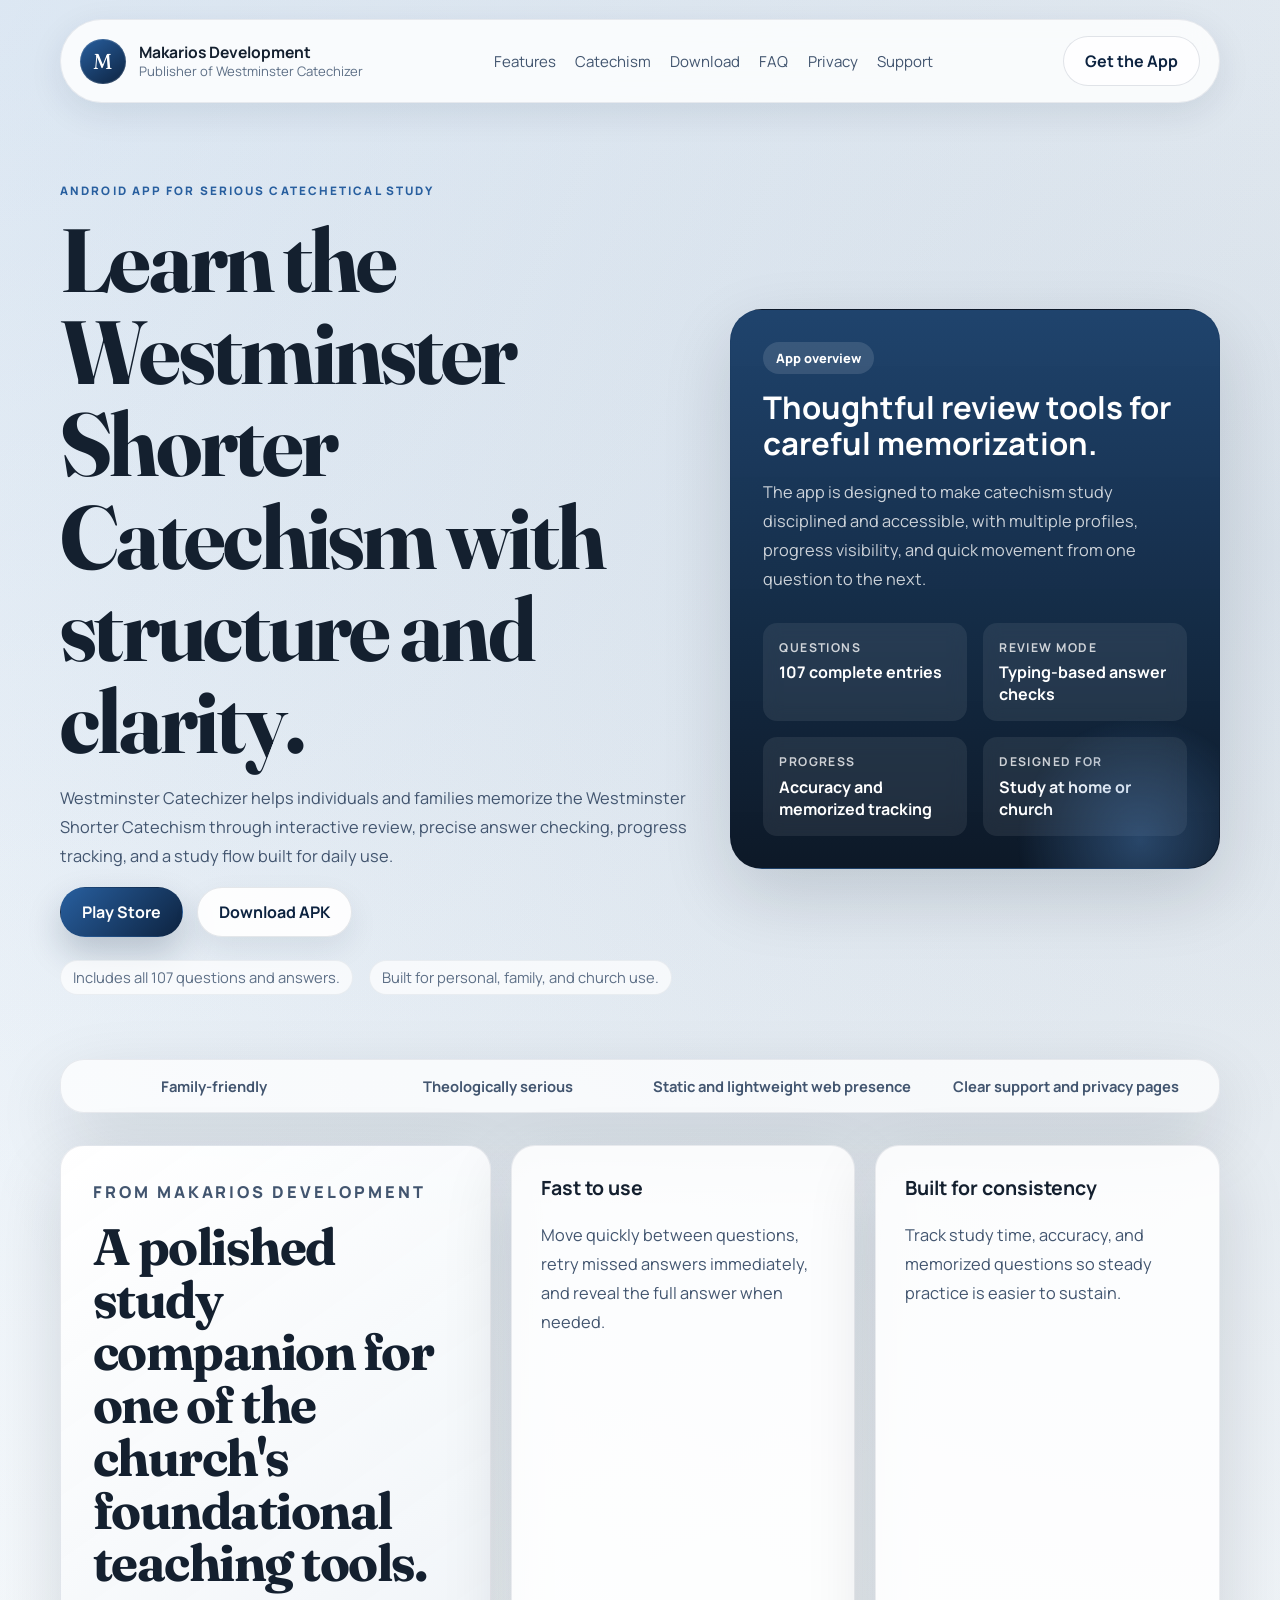
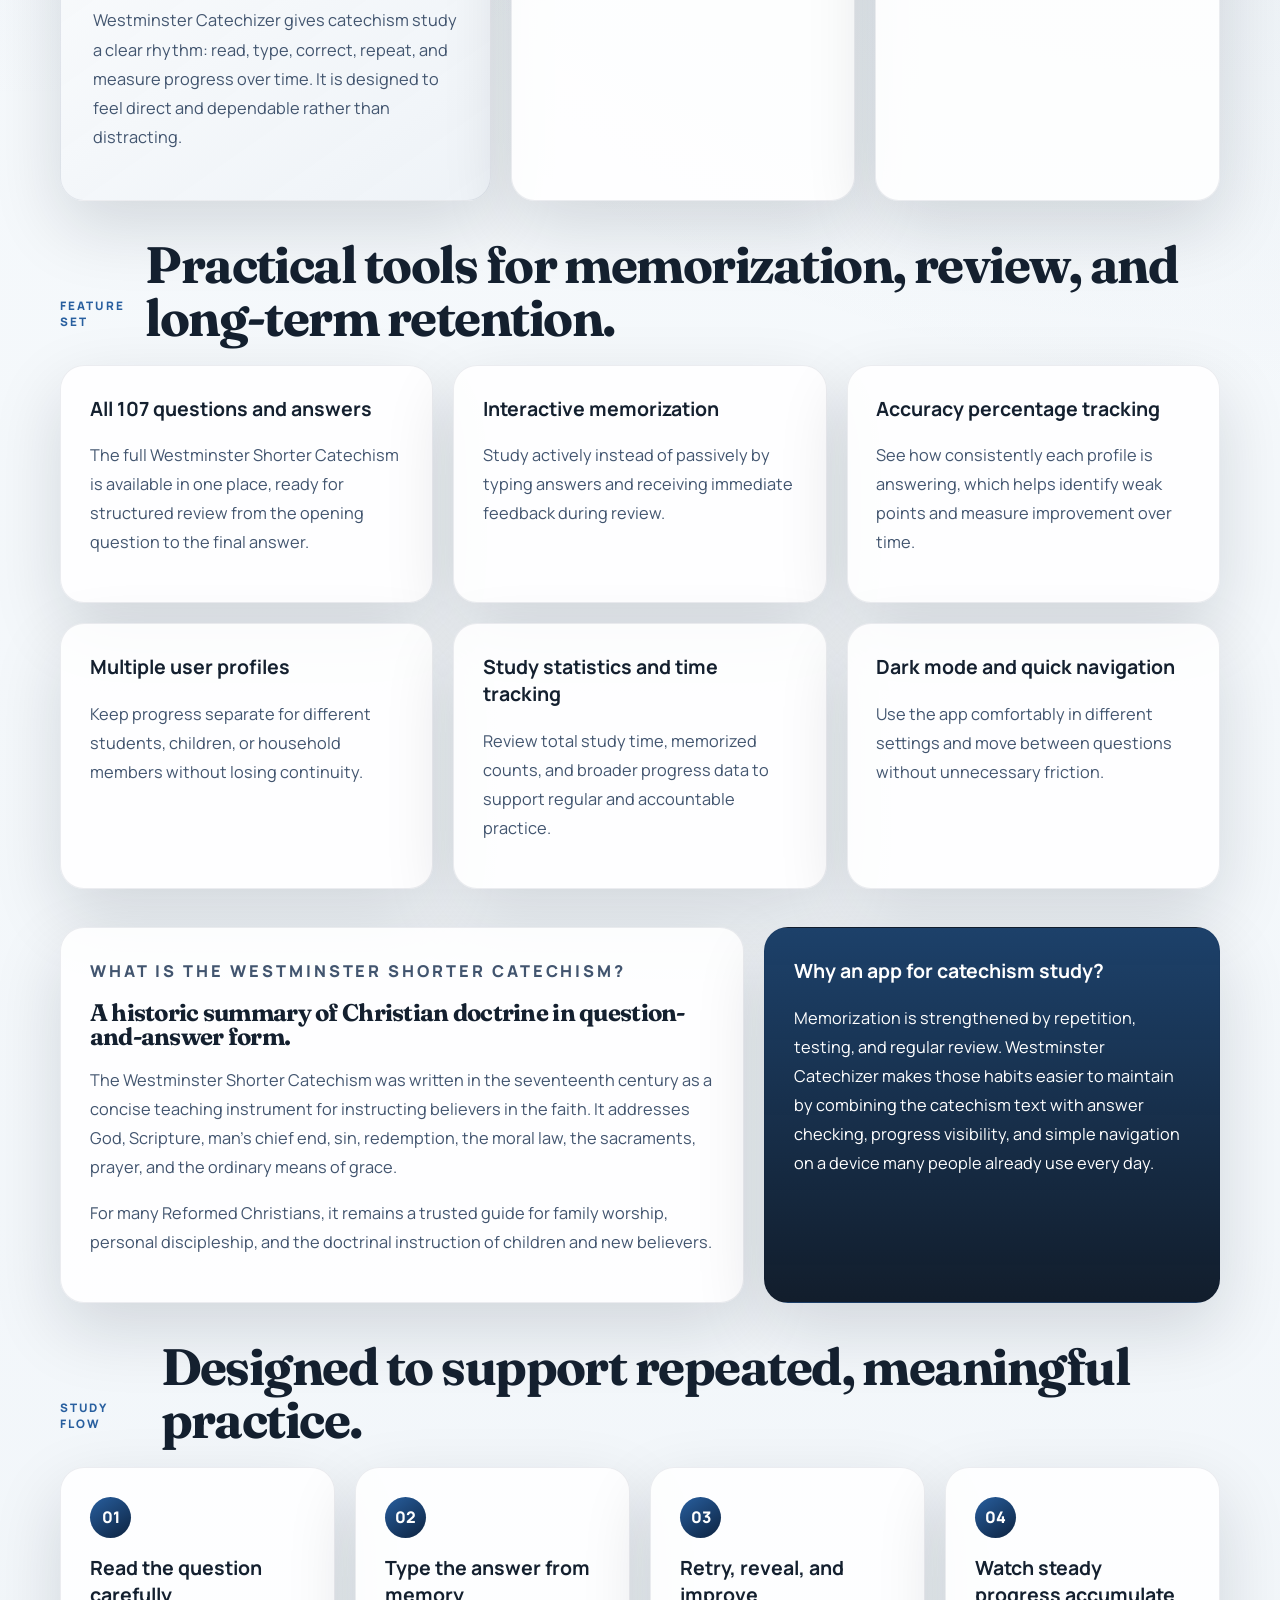
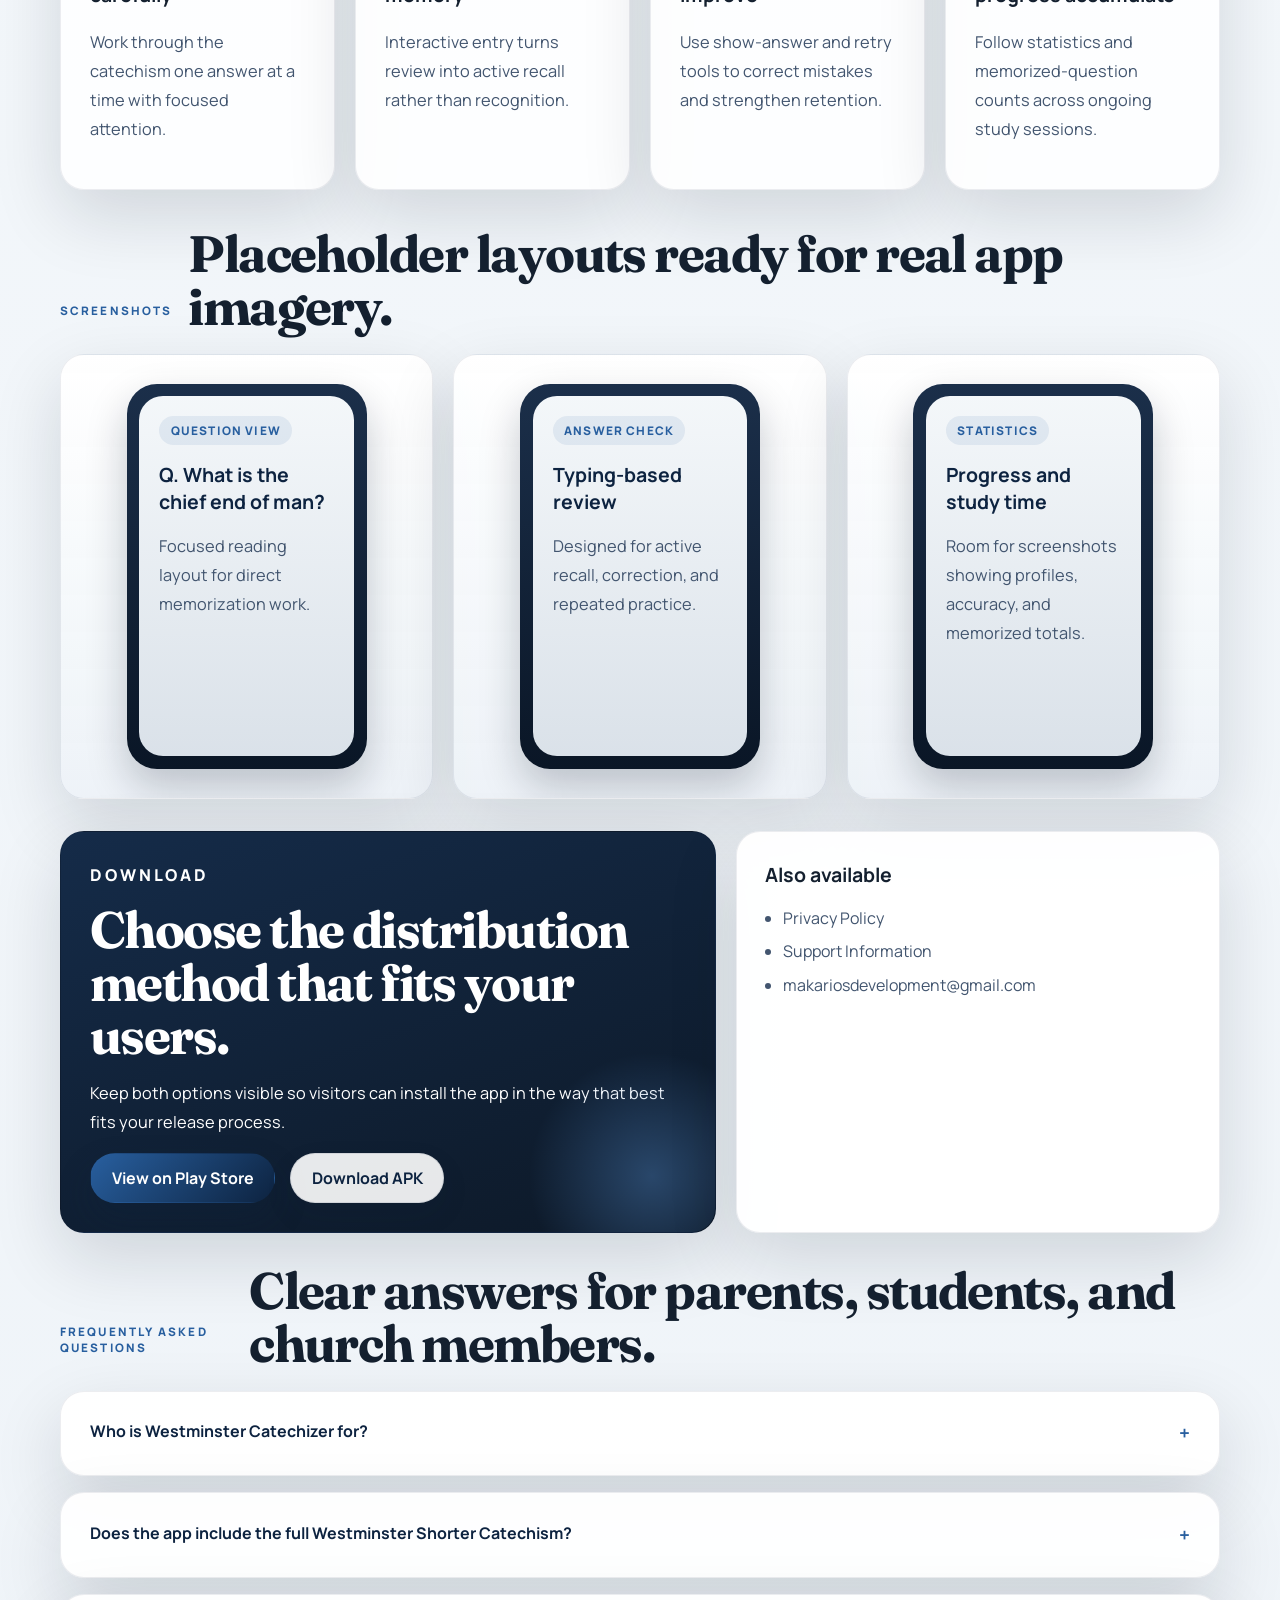
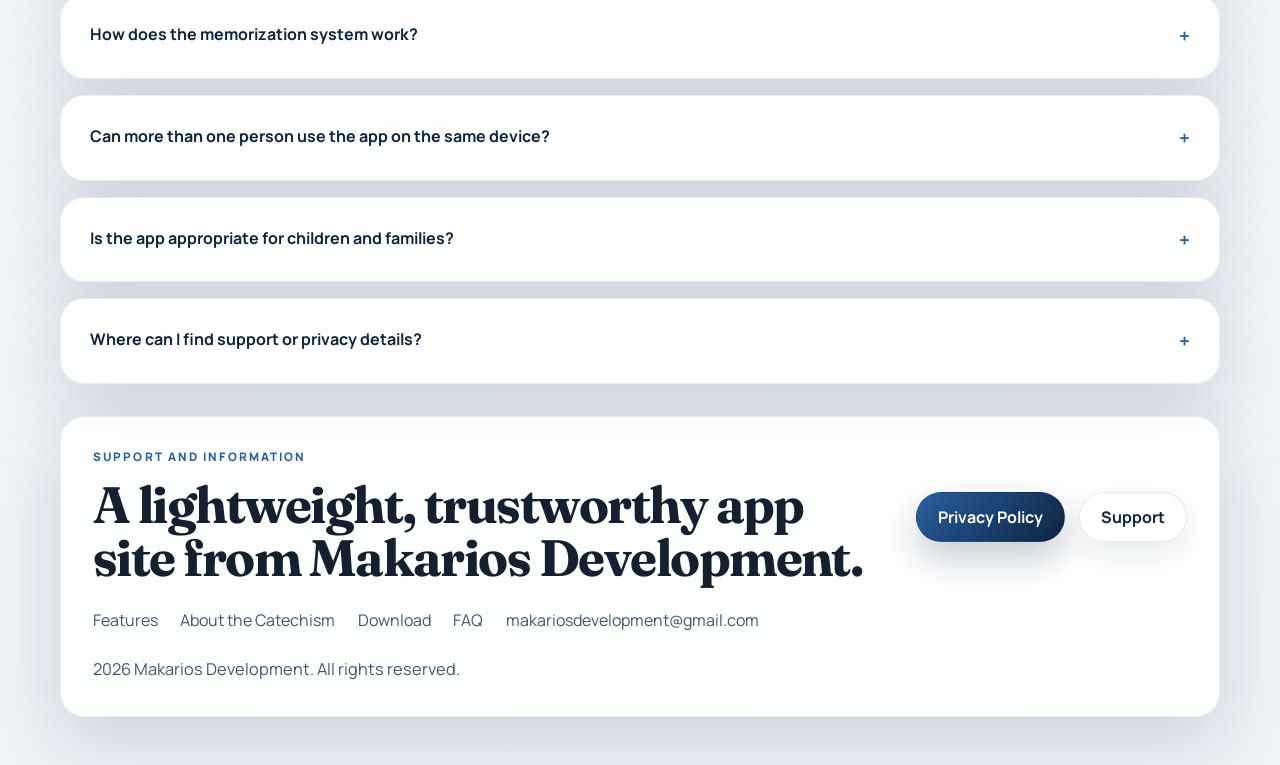
<file: index.html>
<!DOCTYPE html>
<html lang="en">
  <head>
    <meta charset="UTF-8" />
    <meta name="viewport" content="width=device-width, initial-scale=1.0" />
    <title>Makarios Development | Westminster Catechizer</title>
    <meta
      name="description"
      content="Makarios Development presents Westminster Catechizer, a lightweight Android app for memorizing the Westminster Shorter Catechism with interactive review, statistics, and multiple profiles."
    />
    <meta
      name="keywords"
      content="Makarios Development, Westminster Catechizer, Westminster Shorter Catechism, catechism app, Reformed app, Christian education, catechism memorization"
    />
    <meta name="theme-color" content="#0d2340" />
    <meta property="og:type" content="website" />
    <meta
      property="og:title"
      content="Makarios Development | Westminster Catechizer"
    />
    <meta
      property="og:description"
      content="Makarios Development presents Westminster Catechizer, a professional Android study app for learning and memorizing all 107 Westminster Shorter Catechism questions and answers."
    />
    <meta property="og:image" content="social-preview.svg" />
    <meta
      property="twitter:title"
      content="Makarios Development | Westminster Catechizer"
    />
    <meta
      property="twitter:description"
      content="Makarios Development publishes Westminster Catechizer with typing-based review, memorization tracking, study statistics, and dark mode."
    />
    <meta property="twitter:card" content="summary_large_image" />
    <meta property="twitter:image" content="social-preview.svg" />
    <link rel="preconnect" href="https://fonts.googleapis.com" />
    <link rel="preconnect" href="https://fonts.gstatic.com" crossorigin />
    <link
      href="https://fonts.googleapis.com/css2?family=Fraunces:opsz,wght@9..144,600;9..144,700&family=Manrope:wght@400;500;600;700;800&display=swap"
      rel="stylesheet"
    />
    <link rel="stylesheet" href="styles.css" />
  </head>
  <body>
    <div class="page-shell">
      <header class="site-header">
        <a class="brand" href="#top" aria-label="Makarios Development home">
          <span class="brand-mark">M</span>
          <span class="brand-copy">
            <strong>Makarios Development</strong>
            <span>Publisher of Westminster Catechizer</span>
          </span>
        </a>
        <nav class="site-nav" aria-label="Primary">
          <a href="#features">Features</a>
          <a href="#catechism">Catechism</a>
          <a href="#download">Download</a>
          <a href="#faq">FAQ</a>
          <a href="privacy.html">Privacy</a>
          <a href="support.html">Support</a>
        </nav>
        <a class="button button-ghost" href="#download">Get the App</a>
      </header>

      <main id="top">
        <section class="hero section">
          <div class="hero-copy" data-reveal>
            <p class="eyebrow">Android app for serious catechetical study</p>
            <h1>Learn the Westminster Shorter Catechism with structure and clarity.</h1>
            <p class="hero-text">
              Westminster Catechizer helps individuals and families memorize the
              Westminster Shorter Catechism through interactive review, precise
              answer checking, progress tracking, and a study flow built for daily use.
            </p>
            <div class="hero-actions">
              <a class="button button-primary" href="#download">Play Store</a>
              <a class="button button-secondary" href="#download">Download APK</a>
            </div>
            <div class="hero-note">
              <span>Includes all 107 questions and answers.</span>
              <span>Built for personal, family, and church use.</span>
            </div>
          </div>

          <aside class="hero-panel" aria-label="Application overview" data-reveal>
            <div class="panel-badge">App overview</div>
            <h2>Thoughtful review tools for careful memorization.</h2>
            <p>
              The app is designed to make catechism study disciplined and accessible,
              with multiple profiles, progress visibility, and quick movement from one
              question to the next.
            </p>
            <dl class="stats-grid">
              <div>
                <dt>Questions</dt>
                <dd>107 complete entries</dd>
              </div>
              <div>
                <dt>Review mode</dt>
                <dd>Typing-based answer checks</dd>
              </div>
              <div>
                <dt>Progress</dt>
                <dd>Accuracy and memorized tracking</dd>
              </div>
              <div>
                <dt>Designed for</dt>
                <dd>Study at home or church</dd>
              </div>
            </dl>
          </aside>
        </section>

        <section class="section trust-strip" data-reveal>
          <p>Family-friendly</p>
          <p>Theologically serious</p>
          <p>Static and lightweight web presence</p>
          <p>Clear support and privacy pages</p>
        </section>

        <section class="section overview-grid" id="features">
          <article class="intro-card intro-card-large" data-reveal>
            <p class="eyebrow">From Makarios Development</p>
            <h2>A polished study companion for one of the church's foundational teaching tools.</h2>
            <p>
              Westminster Catechizer gives catechism study a clear rhythm: read, type,
              correct, repeat, and measure progress over time. It is designed to feel
              direct and dependable rather than distracting.
            </p>
          </article>
          <article class="intro-card" data-reveal>
            <h3>Fast to use</h3>
            <p>
              Move quickly between questions, retry missed answers immediately, and
              reveal the full answer when needed.
            </p>
          </article>
          <article class="intro-card" data-reveal>
            <h3>Built for consistency</h3>
            <p>
              Track study time, accuracy, and memorized questions so steady practice is
              easier to sustain.
            </p>
          </article>
        </section>

        <section class="section card-section">
          <div class="section-heading" data-reveal>
            <p class="eyebrow">Feature set</p>
            <h2>Practical tools for memorization, review, and long-term retention.</h2>
          </div>
          <div class="feature-grid">
            <article class="feature-card" data-reveal>
              <h3>All 107 questions and answers</h3>
              <p>
                The full Westminster Shorter Catechism is available in one place, ready
                for structured review from the opening question to the final answer.
              </p>
            </article>
            <article class="feature-card" data-reveal>
              <h3>Interactive memorization</h3>
              <p>
                Study actively instead of passively by typing answers and receiving
                immediate feedback during review.
              </p>
            </article>
            <article class="feature-card" data-reveal>
              <h3>Accuracy percentage tracking</h3>
              <p>
                See how consistently each profile is answering, which helps identify
                weak points and measure improvement over time.
              </p>
            </article>
            <article class="feature-card" data-reveal>
              <h3>Multiple user profiles</h3>
              <p>
                Keep progress separate for different students, children, or household
                members without losing continuity.
              </p>
            </article>
            <article class="feature-card" data-reveal>
              <h3>Study statistics and time tracking</h3>
              <p>
                Review total study time, memorized counts, and broader progress data to
                support regular and accountable practice.
              </p>
            </article>
            <article class="feature-card" data-reveal>
              <h3>Dark mode and quick navigation</h3>
              <p>
                Use the app comfortably in different settings and move between questions
                without unnecessary friction.
              </p>
            </article>
          </div>
        </section>

        <section class="section catechism-layout" id="catechism">
          <article class="content-card" data-reveal>
            <p class="eyebrow">What is the Westminster Shorter Catechism?</p>
            <h2>A historic summary of Christian doctrine in question-and-answer form.</h2>
            <p>
              The Westminster Shorter Catechism was written in the seventeenth century
              as a concise teaching instrument for instructing believers in the faith.
              It addresses God, Scripture, man's chief end, sin, redemption, the moral
              law, the sacraments, prayer, and the ordinary means of grace.
            </p>
            <p>
              For many Reformed Christians, it remains a trusted guide for family
              worship, personal discipleship, and the doctrinal instruction of children
              and new believers.
            </p>
          </article>
          <article class="content-card accent-card" data-reveal>
            <h3>Why an app for catechism study?</h3>
            <p>
              Memorization is strengthened by repetition, testing, and regular review.
              Westminster Catechizer makes those habits easier to maintain by combining
              the catechism text with answer checking, progress visibility, and simple
              navigation on a device many people already use every day.
            </p>
          </article>
        </section>

        <section class="section card-section">
          <div class="section-heading" data-reveal>
            <p class="eyebrow">Study flow</p>
            <h2>Designed to support repeated, meaningful practice.</h2>
          </div>
          <div class="process-grid">
            <article class="process-card" data-reveal>
              <span>01</span>
              <h3>Read the question carefully</h3>
              <p>Work through the catechism one answer at a time with focused attention.</p>
            </article>
            <article class="process-card" data-reveal>
              <span>02</span>
              <h3>Type the answer from memory</h3>
              <p>Interactive entry turns review into active recall rather than recognition.</p>
            </article>
            <article class="process-card" data-reveal>
              <span>03</span>
              <h3>Retry, reveal, and improve</h3>
              <p>Use show-answer and retry tools to correct mistakes and strengthen retention.</p>
            </article>
            <article class="process-card" data-reveal>
              <span>04</span>
              <h3>Watch steady progress accumulate</h3>
              <p>Follow statistics and memorized-question counts across ongoing study sessions.</p>
            </article>
          </div>
        </section>

        <section class="section screenshot-section">
          <div class="section-heading" data-reveal>
            <p class="eyebrow">Screenshots</p>
            <h2>Placeholder layouts ready for real app imagery.</h2>
          </div>
          <div class="screenshot-grid">
            <article class="screen-card" data-reveal>
              <div class="phone-frame">
                <div class="phone-screen">
                  <span class="screen-tag">Question View</span>
                  <strong>Q. What is the chief end of man?</strong>
                  <p>Focused reading layout for direct memorization work.</p>
                </div>
              </div>
            </article>
            <article class="screen-card" data-reveal>
              <div class="phone-frame">
                <div class="phone-screen">
                  <span class="screen-tag">Answer Check</span>
                  <strong>Typing-based review</strong>
                  <p>Designed for active recall, correction, and repeated practice.</p>
                </div>
              </div>
            </article>
            <article class="screen-card" data-reveal>
              <div class="phone-frame">
                <div class="phone-screen">
                  <span class="screen-tag">Statistics</span>
                  <strong>Progress and study time</strong>
                  <p>Room for screenshots showing profiles, accuracy, and memorized totals.</p>
                </div>
              </div>
            </article>
          </div>
        </section>

        <section class="section download-layout" id="download">
          <article class="download-card primary-download" data-reveal>
            <p class="eyebrow">Download</p>
            <h2>Choose the distribution method that fits your users.</h2>
            <p>
              Keep both options visible so visitors can install the app in the way that
              best fits your release process.
            </p>
            <div class="download-actions">
              <a class="button button-primary" href="#" aria-label="Play Store placeholder link">
                View on Play Store
              </a>
              <a class="button button-secondary" href="#" aria-label="APK placeholder link">
                Download APK
              </a>
            </div>
          </article>
          <article class="download-card secondary-download" data-reveal>
            <h3>Also available</h3>
            <ul class="link-list">
              <li><a href="privacy.html">Privacy Policy</a></li>
              <li><a href="support.html">Support Information</a></li>
              <li><a href="mailto:makariosdevelopment@gmail.com">makariosdevelopment@gmail.com</a></li>
            </ul>
          </article>
        </section>

        <section class="section faq-section" id="faq">
          <div class="section-heading" data-reveal>
            <p class="eyebrow">Frequently asked questions</p>
            <h2>Clear answers for parents, students, and church members.</h2>
          </div>
          <div class="faq-list">
            <details class="faq-item" data-reveal>
              <summary>Who is Westminster Catechizer for?</summary>
              <p>
                The app is suited for individual Christians, families, pastors, teachers,
                and congregations who want a straightforward way to review and memorize
                the Westminster Shorter Catechism.
              </p>
            </details>
            <details class="faq-item" data-reveal>
              <summary>Does the app include the full Westminster Shorter Catechism?</summary>
              <p>
                Yes. Westminster Catechizer includes all 107 questions and answers so
                users can work through the entire catechism in one place.
              </p>
            </details>
            <details class="faq-item" data-reveal>
              <summary>How does the memorization system work?</summary>
              <p>
                Users read the question, type the answer from memory, review accuracy,
                retry difficult material, and reveal the answer when needed before moving
                on to the next question.
              </p>
            </details>
            <details class="faq-item" data-reveal>
              <summary>Can more than one person use the app on the same device?</summary>
              <p>
                Yes. Multiple user profiles allow different students to keep their own
                progress, memorized counts, and statistics separate.
              </p>
            </details>
            <details class="faq-item" data-reveal>
              <summary>Is the app appropriate for children and families?</summary>
              <p>
                The app is built with a clean and family-friendly presentation intended
                to support Christian instruction in homes, schools, and churches.
              </p>
            </details>
            <details class="faq-item" data-reveal>
              <summary>Where can I find support or privacy details?</summary>
              <p>
                Dedicated <a href="support.html">Support</a> and
                <a href="privacy.html">Privacy Policy</a> pages are included on this site
                for straightforward access.
              </p>
            </details>
          </div>
        </section>
      </main>

      <footer class="site-footer" data-reveal>
        <div>
          <p class="eyebrow">Support and information</p>
          <h2>A lightweight, trustworthy app site from Makarios Development.</h2>
        </div>
        <div class="footer-actions">
          <a class="button button-primary" href="privacy.html">Privacy Policy</a>
          <a class="button button-secondary" href="support.html">Support</a>
        </div>
        <div class="footer-links">
          <a href="#features">Features</a>
          <a href="#catechism">About the Catechism</a>
          <a href="#download">Download</a>
          <a href="#faq">FAQ</a>
          <a href="mailto:makariosdevelopment@gmail.com">makariosdevelopment@gmail.com</a>
        </div>
        <p class="footer-meta">
          <span id="year"></span> Makarios Development. All rights reserved.
        </p>
      </footer>
    </div>
    <script src="script.js"></script>
  </body>
</html>
</file>
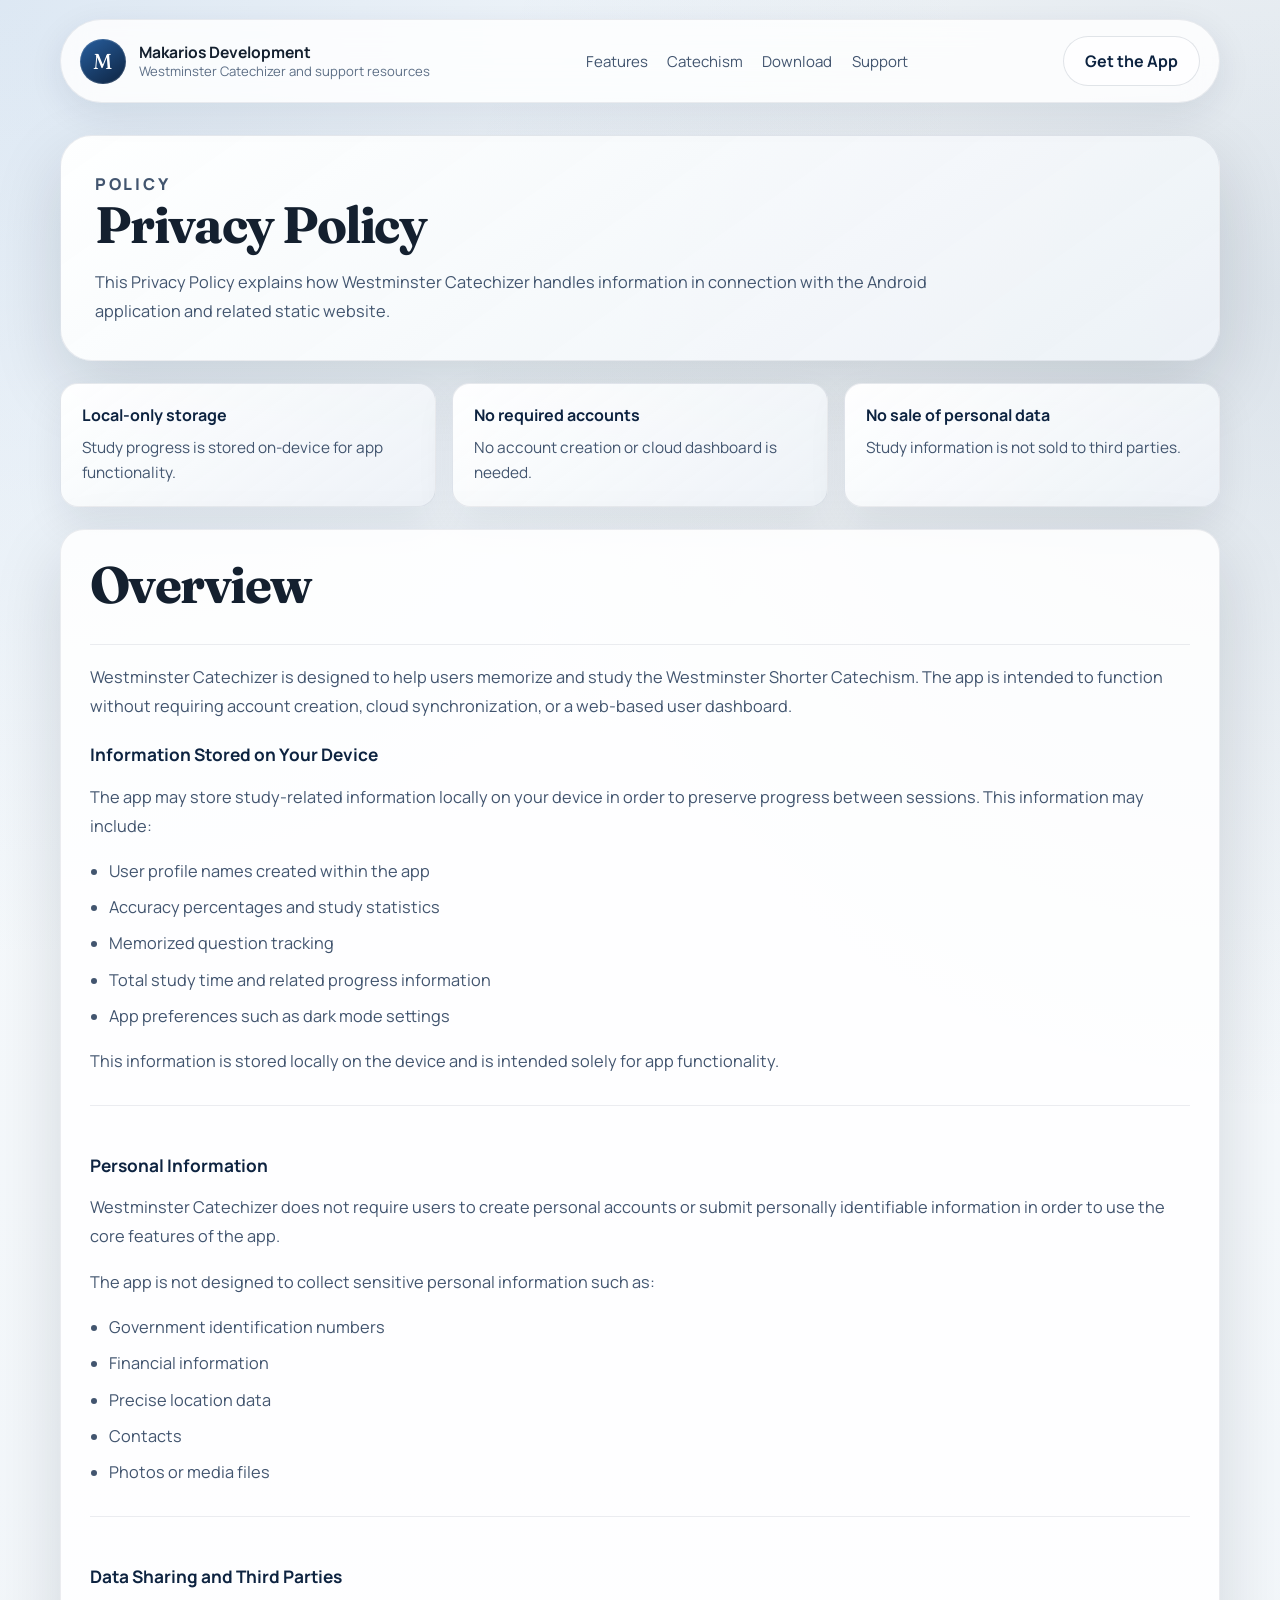
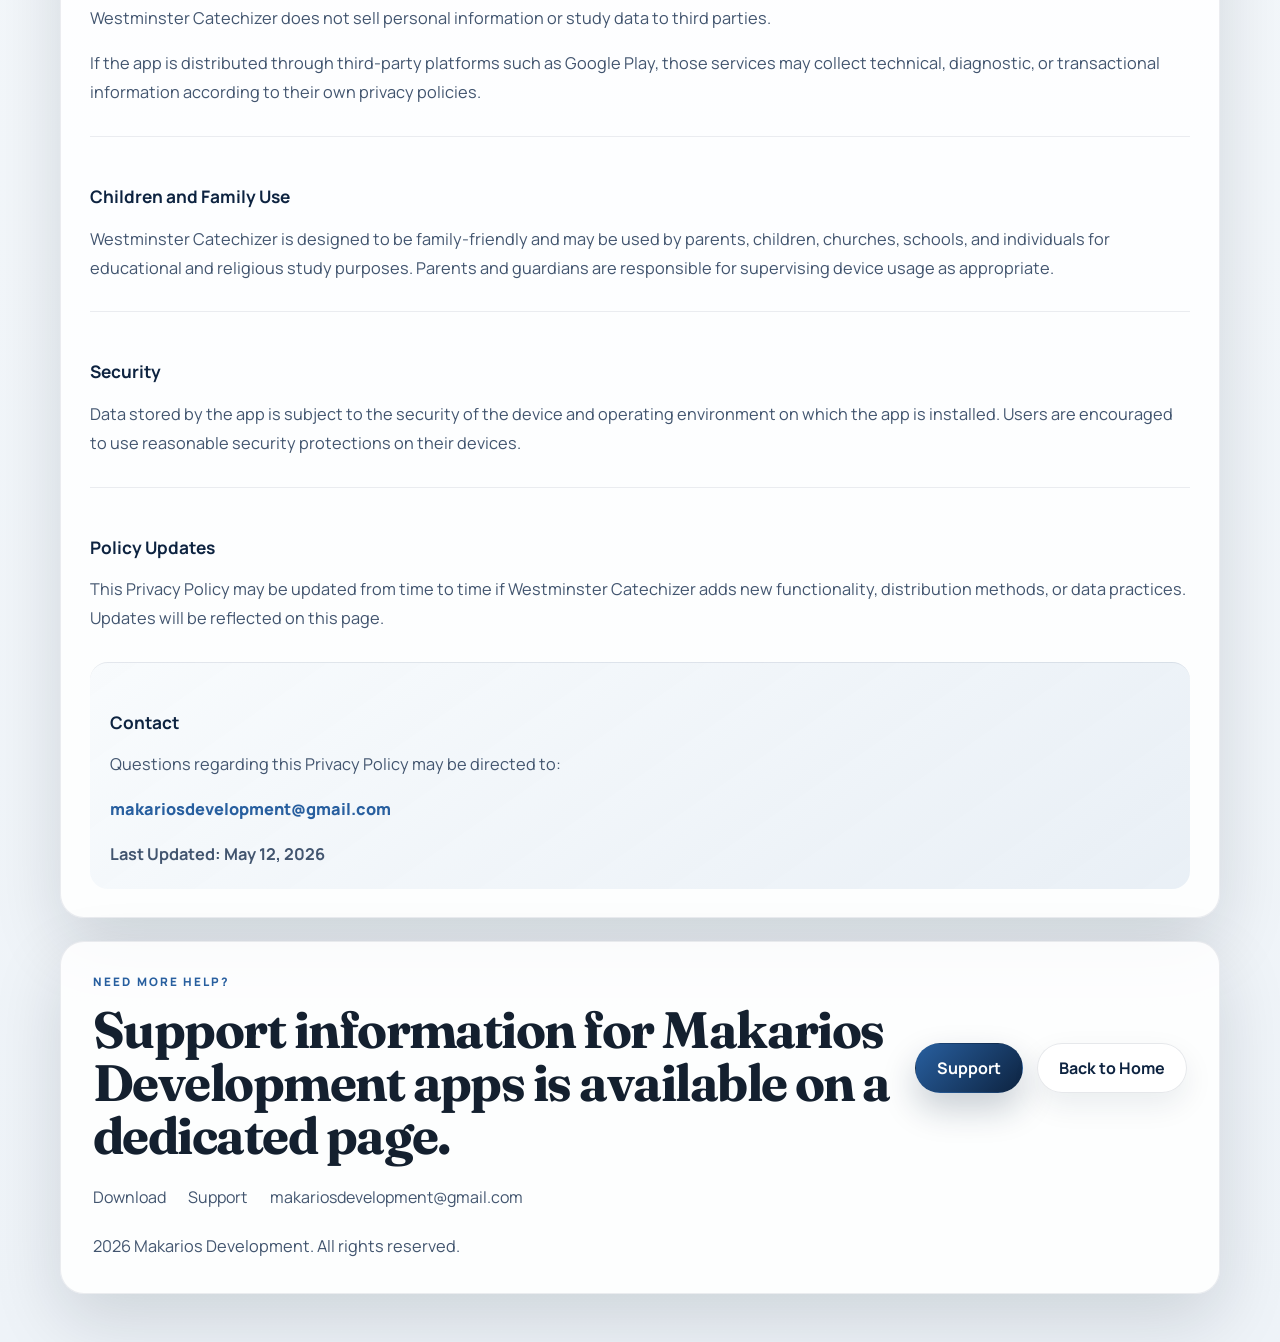
<file: privacy.html>
<!DOCTYPE html>
<html lang="en">
  <head>
    <meta charset="UTF-8" />
    <meta name="viewport" content="width=device-width, initial-scale=1.0" />
    <title>Privacy Policy | Makarios Development</title>
    <meta
      name="description"
      content="Read the Makarios Development privacy policy for Westminster Catechizer, including local-only study storage, account-free use, and third-party platform disclosures."
    />
    <meta property="og:type" content="website" />
    <meta property="og:title" content="Privacy Policy | Makarios Development" />
    <meta
      property="og:description"
      content="Privacy information from Makarios Development for Westminster Catechizer, including local device storage, no required accounts, and no cloud synchronization."
    />
    <meta property="og:image" content="social-preview.svg" />
    <meta name="theme-color" content="#0d2340" />
    <link rel="preconnect" href="https://fonts.googleapis.com" />
    <link rel="preconnect" href="https://fonts.gstatic.com" crossorigin />
    <link
      href="https://fonts.googleapis.com/css2?family=Fraunces:opsz,wght@9..144,600;9..144,700&family=Manrope:wght@400;500;600;700;800&display=swap"
      rel="stylesheet"
    />
    <link rel="stylesheet" href="styles.css" />
  </head>
  <body>
    <div class="page-shell policy-page">
      <header class="site-header">
        <a class="brand" href="index.html" aria-label="Makarios Development home">
          <span class="brand-mark">M</span>
          <span class="brand-copy">
            <strong>Makarios Development</strong>
            <span>Westminster Catechizer and support resources</span>
          </span>
        </a>
        <nav class="site-nav" aria-label="Primary">
          <a href="index.html#features">Features</a>
          <a href="index.html#catechism">Catechism</a>
          <a href="index.html#download">Download</a>
          <a href="support.html">Support</a>
        </nav>
        <a class="button button-ghost" href="index.html#download">Get the App</a>
      </header>

      <main>
        <section class="page-hero section" data-reveal>
          <p class="eyebrow">Policy</p>
          <h1>Privacy Policy</h1>
          <p>
            This Privacy Policy explains how Westminster Catechizer handles
            information in connection with the Android application and related
            static website.
          </p>
        </section>

        <section class="policy-summary section" data-reveal aria-label="Privacy summary">
          <article class="policy-summary-card">
            <strong>Local-only storage</strong>
            <span>Study progress is stored on-device for app functionality.</span>
          </article>
          <article class="policy-summary-card">
            <strong>No required accounts</strong>
            <span>No account creation or cloud dashboard is needed.</span>
          </article>
          <article class="policy-summary-card">
            <strong>No sale of personal data</strong>
            <span>Study information is not sold to third parties.</span>
          </article>
        </section>

        <article class="policy-layout section" data-reveal>
          <header class="policy-header">
            <h2>Overview</h2>
          </header>
          <p>
            Westminster Catechizer is designed to help users memorize and study
            the Westminster Shorter Catechism. The app is intended to function
            without requiring account creation, cloud synchronization, or a
            web-based user dashboard.
          </p>

          <section class="policy-section" aria-labelledby="stored-on-device">
            <h3 id="stored-on-device">Information Stored on Your Device</h3>
            <p>
              The app may store study-related information locally on your device
              in order to preserve progress between sessions. This information
              may include:
            </p>
            <ul>
              <li>User profile names created within the app</li>
              <li>Accuracy percentages and study statistics</li>
              <li>Memorized question tracking</li>
              <li>Total study time and related progress information</li>
              <li>App preferences such as dark mode settings</li>
            </ul>
            <p>
              This information is stored locally on the device and is intended
              solely for app functionality.
            </p>
          </section>

          <section class="policy-section" aria-labelledby="personal-information">
            <h3 id="personal-information">Personal Information</h3>
            <p>
              Westminster Catechizer does not require users to create personal
              accounts or submit personally identifiable information in order to
              use the core features of the app.
            </p>
            <p>
              The app is not designed to collect sensitive personal information
              such as:
            </p>
            <ul>
              <li>Government identification numbers</li>
              <li>Financial information</li>
              <li>Precise location data</li>
              <li>Contacts</li>
              <li>Photos or media files</li>
            </ul>
          </section>

          <section class="policy-section" aria-labelledby="data-sharing">
            <h3 id="data-sharing">Data Sharing and Third Parties</h3>
            <p>
              Westminster Catechizer does not sell personal information or
              study data to third parties.
            </p>
            <p>
              If the app is distributed through third-party platforms such as
              Google Play, those services may collect technical, diagnostic, or
              transactional information according to their own privacy policies.
            </p>
          </section>

          <section class="policy-section" aria-labelledby="family-use">
            <h3 id="family-use">Children and Family Use</h3>
            <p>
              Westminster Catechizer is designed to be family-friendly and may
              be used by parents, children, churches, schools, and individuals
              for educational and religious study purposes. Parents and
              guardians are responsible for supervising device usage as
              appropriate.
            </p>
          </section>

          <section class="policy-section" aria-labelledby="security">
            <h3 id="security">Security</h3>
            <p>
              Data stored by the app is subject to the security of the device
              and operating environment on which the app is installed. Users are
              encouraged to use reasonable security protections on their
              devices.
            </p>
          </section>

          <section class="policy-section" aria-labelledby="policy-updates">
            <h3 id="policy-updates">Policy Updates</h3>
            <p>
              This Privacy Policy may be updated from time to time if
              Westminster Catechizer adds new functionality, distribution
              methods, or data practices. Updates will be reflected on this
              page.
            </p>
          </section>

          <section class="policy-section policy-contact" aria-labelledby="contact">
            <h3 id="contact">Contact</h3>
            <p>
              Questions regarding this Privacy Policy may be directed to:
            </p>
            <p class="policy-contact-link">
              <a href="mailto:makariosdevelopment@gmail.com">makariosdevelopment@gmail.com</a>
            </p>
            <p class="policy-last-updated">Last Updated: May 12, 2026</p>
          </section>
        </article>
      </main>

      <footer class="site-footer" data-reveal>
        <div>
          <p class="eyebrow">Need more help?</p>
          <h2>Support information for Makarios Development apps is available on a dedicated page.</h2>
        </div>
        <div class="footer-actions">
          <a class="button button-primary" href="support.html">Support</a>
          <a class="button button-secondary" href="index.html">Back to Home</a>
        </div>
        <div class="footer-links">
          <a href="index.html#download">Download</a>
          <a href="support.html">Support</a>
          <a href="mailto:makariosdevelopment@gmail.com">makariosdevelopment@gmail.com</a>
        </div>
        <p class="footer-meta">
          <span id="year"></span> Makarios Development. All rights reserved.
        </p>
      </footer>
    </div>

    <script src="script.js"></script>
  </body>
</html>
</file>
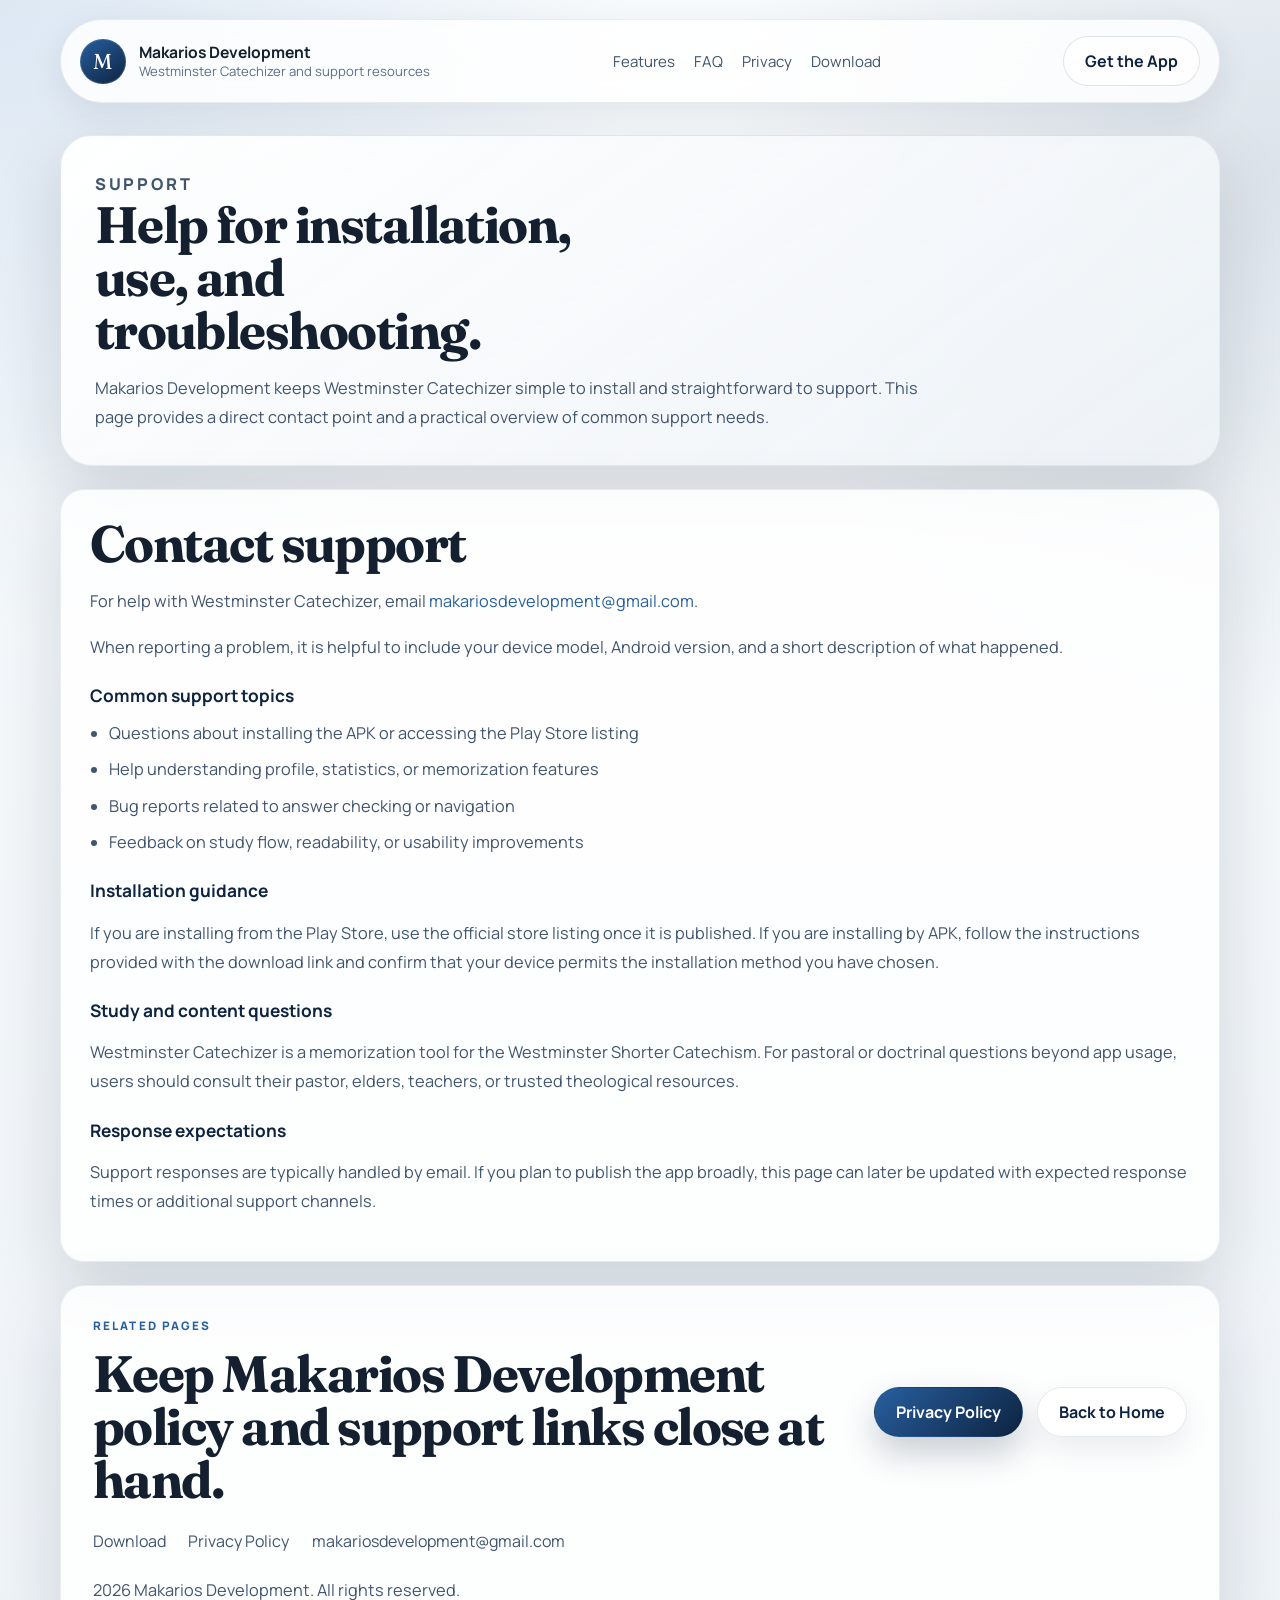
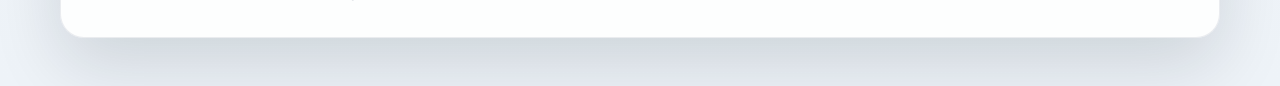
<file: support.html>
<!DOCTYPE html>
<html lang="en">
  <head>
    <meta charset="UTF-8" />
    <meta name="viewport" content="width=device-width, initial-scale=1.0" />
    <title>Support | Makarios Development</title>
    <meta
      name="description"
      content="Support information from Makarios Development for Westminster Catechizer, including installation help, contact details, and common troubleshooting guidance."
    />
    <meta property="og:type" content="website" />
    <meta property="og:title" content="Support | Makarios Development" />
    <meta
      property="og:description"
      content="Get help from Makarios Development with installation, study questions, and app troubleshooting for Westminster Catechizer."
    />
    <meta property="og:image" content="social-preview.svg" />
    <meta name="theme-color" content="#0d2340" />
    <link rel="preconnect" href="https://fonts.googleapis.com" />
    <link rel="preconnect" href="https://fonts.gstatic.com" crossorigin />
    <link
      href="https://fonts.googleapis.com/css2?family=Fraunces:opsz,wght@9..144,600;9..144,700&family=Manrope:wght@400;500;600;700;800&display=swap"
      rel="stylesheet"
    />
    <link rel="stylesheet" href="styles.css" />
  </head>
  <body>
    <div class="page-shell policy-page">
      <header class="site-header">
        <a class="brand" href="index.html" aria-label="Makarios Development home">
          <span class="brand-mark">M</span>
          <span class="brand-copy">
            <strong>Makarios Development</strong>
            <span>Westminster Catechizer and support resources</span>
          </span>
        </a>
        <nav class="site-nav" aria-label="Primary">
          <a href="index.html#features">Features</a>
          <a href="index.html#faq">FAQ</a>
          <a href="privacy.html">Privacy</a>
          <a href="index.html#download">Download</a>
        </nav>
        <a class="button button-ghost" href="index.html#download">Get the App</a>
      </header>

      <main>
        <section class="page-hero section" data-reveal>
          <p class="eyebrow">Support</p>
          <h1>Help for installation, use, and troubleshooting.</h1>
          <p>
            Makarios Development keeps Westminster Catechizer simple to install and
            straightforward to support. This page provides a direct contact point and a
            practical overview of common support needs.
          </p>
        </section>

        <section class="policy-layout section" data-reveal>
          <h2>Contact support</h2>
          <p>
            For help with Westminster Catechizer, email
            <a href="mailto:makariosdevelopment@gmail.com">makariosdevelopment@gmail.com</a>.
          </p>
          <p>
            When reporting a problem, it is helpful to include your device model,
            Android version, and a short description of what happened.
          </p>

          <h3>Common support topics</h3>
          <ul>
            <li>Questions about installing the APK or accessing the Play Store listing</li>
            <li>Help understanding profile, statistics, or memorization features</li>
            <li>Bug reports related to answer checking or navigation</li>
            <li>Feedback on study flow, readability, or usability improvements</li>
          </ul>

          <h3>Installation guidance</h3>
          <p>
            If you are installing from the Play Store, use the official store listing
            once it is published. If you are installing by APK, follow the instructions
            provided with the download link and confirm that your device permits the
            installation method you have chosen.
          </p>

          <h3>Study and content questions</h3>
          <p>
            Westminster Catechizer is a memorization tool for the Westminster Shorter
            Catechism. For pastoral or doctrinal questions beyond app usage, users should
            consult their pastor, elders, teachers, or trusted theological resources.
          </p>

          <h3>Response expectations</h3>
          <p>
            Support responses are typically handled by email. If you plan to publish the
            app broadly, this page can later be updated with expected response times or
            additional support channels.
          </p>
        </section>
      </main>

      <footer class="site-footer" data-reveal>
        <div>
          <p class="eyebrow">Related pages</p>
          <h2>Keep Makarios Development policy and support links close at hand.</h2>
        </div>
        <div class="footer-actions">
          <a class="button button-primary" href="privacy.html">Privacy Policy</a>
          <a class="button button-secondary" href="index.html">Back to Home</a>
        </div>
        <div class="footer-links">
          <a href="index.html#download">Download</a>
          <a href="privacy.html">Privacy Policy</a>
          <a href="mailto:makariosdevelopment@gmail.com">makariosdevelopment@gmail.com</a>
        </div>
        <p class="footer-meta">
          <span id="year"></span> Makarios Development. All rights reserved.
        </p>
      </footer>
    </div>

    <script src="script.js"></script>
  </body>
</html>
</file>
<file: styles.css>
:root {
  --navy-950: #081423;
  --navy-900: #0d2340;
  --navy-850: #123052;
  --navy-800: #183d67;
  --blue-700: #285f9f;
  --blue-500: #4f84c1;
  --slate-900: #14202f;
  --slate-700: #42556f;
  --slate-600: #5d6f86;
  --slate-300: #cbd4df;
  --slate-200: #dfe6ee;
  --slate-100: #edf2f7;
  --white: #ffffff;
  --surface: rgba(255, 255, 255, 0.86);
  --surface-strong: rgba(255, 255, 255, 0.94);
  --shadow: 0 26px 70px rgba(8, 20, 35, 0.14);
  --radius-xl: 32px;
  --radius-lg: 24px;
  --radius-md: 18px;
  --radius-sm: 14px;
  --site-width: min(1160px, calc(100vw - 3rem));
}

*,
*::before,
*::after {
  box-sizing: border-box;
}

html {
  scroll-behavior: smooth;
}

body {
  margin: 0;
  color: var(--slate-900);
  font-family: "Manrope", sans-serif;
  background:
    radial-gradient(circle at top left, rgba(79, 132, 193, 0.16), transparent 30%),
    radial-gradient(circle at right 10%, rgba(24, 61, 103, 0.12), transparent 28%),
    linear-gradient(180deg, #f8fbfd 0%, #eef3f8 100%);
}

a {
  color: inherit;
  text-decoration: none;
}

img {
  display: block;
  max-width: 100%;
}

.page-shell {
  width: var(--site-width);
  margin: 0 auto;
  padding-bottom: 3rem;
}

.site-header {
  position: sticky;
  top: 1rem;
  z-index: 20;
  display: flex;
  align-items: center;
  justify-content: space-between;
  gap: 1rem;
  margin: 1.2rem auto 2rem;
  padding: 1rem 1.2rem;
  border: 1px solid rgba(13, 35, 64, 0.08);
  border-radius: 999px;
  background: rgba(255, 255, 255, 0.82);
  backdrop-filter: blur(16px);
  box-shadow: 0 10px 35px rgba(13, 35, 64, 0.09);
}

.brand {
  display: inline-flex;
  align-items: center;
  gap: 0.85rem;
  min-width: 0;
}

.brand-mark {
  display: grid;
  place-items: center;
  width: 2.85rem;
  height: 2.85rem;
  border-radius: 50%;
  color: var(--white);
  font-family: "Fraunces", serif;
  font-size: 1.35rem;
  background: linear-gradient(145deg, var(--blue-700), var(--navy-900));
  box-shadow: inset 0 0 0 1px rgba(255, 255, 255, 0.14);
}

.brand-copy {
  display: flex;
  flex-direction: column;
  gap: 0.16rem;
  line-height: 1.15;
}

.brand-copy strong {
  font-size: 0.98rem;
}

.brand-copy span:last-child {
  color: var(--slate-600);
  font-size: 0.82rem;
}

.site-nav {
  display: flex;
  gap: 1.2rem;
  color: var(--slate-700);
  font-size: 0.94rem;
}

.site-nav a:hover,
.site-nav a:focus-visible,
.footer-links a:hover,
.footer-links a:focus-visible,
.link-list a:hover,
.link-list a:focus-visible {
  color: var(--blue-700);
}

.button {
  display: inline-flex;
  align-items: center;
  justify-content: center;
  min-height: 3rem;
  padding: 0.82rem 1.3rem;
  border: 1px solid transparent;
  border-radius: 999px;
  font-weight: 700;
  transition:
    transform 180ms ease,
    box-shadow 180ms ease,
    background-color 180ms ease,
    border-color 180ms ease,
    color 180ms ease;
}

.button:hover,
.button:focus-visible {
  transform: translateY(-1px);
}

.button-primary {
  color: var(--white);
  background: linear-gradient(135deg, var(--blue-700), var(--navy-900));
  box-shadow: 0 16px 34px rgba(13, 35, 64, 0.22);
}

.button-secondary {
  color: var(--navy-900);
  border-color: rgba(13, 35, 64, 0.1);
  background: rgba(255, 255, 255, 0.9);
  box-shadow: 0 12px 30px rgba(13, 35, 64, 0.08);
}

.button-ghost {
  color: var(--navy-900);
  border-color: rgba(13, 35, 64, 0.12);
  background: rgba(255, 255, 255, 0.72);
}

.section {
  margin-bottom: 2rem;
}

.eyebrow {
  margin: 0 0 0.9rem;
  color: var(--blue-700);
  font-size: 0.73rem;
  font-weight: 800;
  letter-spacing: 0.18em;
  text-transform: uppercase;
}

.hero h1,
.section-heading h2,
.intro-card-large h2,
.content-card h2,
.download-card h2,
.site-footer h2,
.page-hero h1,
.policy-layout h2 {
  margin: 0;
  font-family: "Fraunces", serif;
  letter-spacing: -0.03em;
  line-height: 1.03;
}

.hero {
  display: grid;
  grid-template-columns: 1.25fr 0.95fr;
  gap: 1.6rem;
  align-items: center;
  min-height: calc(100vh - 10rem);
  padding: 3rem 0 2rem;
}

.hero h1 {
  max-width: 11ch;
  font-size: clamp(3.1rem, 7vw, 6rem);
}

.hero-text,
.intro-card p,
.feature-card p,
.content-card p,
.process-card p,
.download-card p,
.faq-item p,
.footer-meta,
.page-hero p,
.policy-layout p,
.policy-layout li,
.screen-card p,
.hero-panel p {
  color: var(--slate-700);
  font-size: 1.02rem;
  line-height: 1.78;
}

.hero-actions,
.download-actions,
.footer-actions {
  display: flex;
  flex-wrap: wrap;
  gap: 0.9rem;
}

.hero-note {
  display: flex;
  flex-wrap: wrap;
  gap: 0.8rem 1rem;
  margin-top: 1.4rem;
  color: var(--slate-600);
  font-size: 0.92rem;
}

.hero-note span {
  padding: 0.4rem 0.75rem;
  border-radius: 999px;
  background: rgba(255, 255, 255, 0.7);
  border: 1px solid rgba(13, 35, 64, 0.06);
}

.hero-panel,
.intro-card,
.feature-card,
.content-card,
.process-card,
.screen-card,
.download-card,
.faq-item,
.site-footer,
.page-hero,
.policy-layout,
.trust-strip {
  position: relative;
  overflow: hidden;
  border: 1px solid rgba(13, 35, 64, 0.08);
  background: var(--surface);
  box-shadow: var(--shadow);
}

.hero-panel {
  padding: 2rem;
  border-radius: var(--radius-xl);
  color: var(--white);
  background:
    linear-gradient(180deg, rgba(23, 61, 103, 0.96), rgba(8, 20, 35, 0.98)),
    linear-gradient(180deg, rgba(255, 255, 255, 0.04), transparent);
}

.hero-panel::after,
.primary-download::after {
  content: "";
  position: absolute;
  inset: auto -10% -18% auto;
  width: 16rem;
  height: 16rem;
  border-radius: 50%;
  background: radial-gradient(circle, rgba(79, 132, 193, 0.42), transparent 68%);
}

.panel-badge {
  display: inline-flex;
  padding: 0.45rem 0.8rem;
  border-radius: 999px;
  color: var(--white);
  background: rgba(255, 255, 255, 0.12);
  font-size: 0.8rem;
  font-weight: 800;
}

.hero-panel h2 {
  margin: 1rem 0 0.8rem;
  font-size: 1.95rem;
  line-height: 1.14;
}

.hero-panel p,
.stats-grid dt {
  color: rgba(255, 255, 255, 0.78);
}

.stats-grid {
  display: grid;
  grid-template-columns: repeat(2, minmax(0, 1fr));
  gap: 1rem;
  margin: 1.8rem 0 0;
}

.stats-grid div {
  padding: 1rem;
  border-radius: var(--radius-sm);
  background: rgba(255, 255, 255, 0.08);
  backdrop-filter: blur(8px);
}

.stats-grid dt {
  margin-bottom: 0.35rem;
  font-size: 0.76rem;
  font-weight: 700;
  letter-spacing: 0.12em;
  text-transform: uppercase;
}

.stats-grid dd {
  margin: 0;
  color: var(--white);
  font-weight: 700;
}

.trust-strip {
  display: grid;
  grid-template-columns: repeat(4, minmax(0, 1fr));
  gap: 1rem;
  padding: 1rem 1.2rem;
  border-radius: var(--radius-lg);
  background: rgba(255, 255, 255, 0.72);
}

.trust-strip p {
  margin: 0;
  color: var(--slate-700);
  font-size: 0.92rem;
  font-weight: 700;
  text-align: center;
}

.overview-grid {
  display: grid;
  grid-template-columns: 1.25fr 1fr 1fr;
  gap: 1.25rem;
}

.intro-card,
.feature-card,
.content-card,
.process-card,
.screen-card,
.download-card,
.faq-item,
.site-footer,
.page-hero,
.policy-layout {
  border-radius: var(--radius-lg);
}

.intro-card,
.feature-card,
.content-card,
.process-card,
.screen-card,
.download-card,
.faq-item,
.policy-layout {
  padding: 1.8rem;
}

.intro-card-large {
  padding: 2rem;
  background:
    linear-gradient(145deg, rgba(255, 255, 255, 0.98), rgba(237, 242, 247, 0.92));
}

.intro-card-large h2,
.section-heading h2,
.download-card h2,
.site-footer h2,
.page-hero h1,
.policy-layout h2 {
  font-size: clamp(2rem, 4vw, 3.2rem);
}

.intro-card h3,
.feature-card h3,
.content-card h3,
.process-card h3,
.download-card h3,
.screen-card strong {
  margin-top: 0;
  font-size: 1.22rem;
}

.card-section {
  padding: 0.4rem 0;
}

.section-heading {
  display: flex;
  align-items: end;
  justify-content: space-between;
  gap: 1rem;
  margin-bottom: 1.25rem;
}

.feature-grid,
.process-grid,
.screenshot-grid {
  display: grid;
  gap: 1.25rem;
}

.feature-grid {
  grid-template-columns: repeat(3, minmax(0, 1fr));
}

.process-grid {
  grid-template-columns: repeat(4, minmax(0, 1fr));
}

.process-card span {
  display: inline-flex;
  align-items: center;
  justify-content: center;
  width: 2.6rem;
  height: 2.6rem;
  margin-bottom: 1rem;
  border-radius: 50%;
  color: var(--white);
  font-weight: 800;
  background: linear-gradient(145deg, var(--blue-700), var(--navy-900));
}

.catechism-layout,
.download-layout {
  display: grid;
  gap: 1.25rem;
}

.catechism-layout {
  grid-template-columns: 1.2fr 0.8fr;
}

.download-layout {
  grid-template-columns: 1.15fr 0.85fr;
}

.accent-card {
  background:
    linear-gradient(180deg, rgba(24, 61, 103, 0.98), rgba(8, 20, 35, 0.96));
  color: var(--white);
}

.accent-card p,
.accent-card h3 {
  color: var(--white);
}

.screenshot-grid {
  grid-template-columns: repeat(3, minmax(0, 1fr));
}

.screen-card {
  background:
    linear-gradient(180deg, rgba(255, 255, 255, 0.95), rgba(237, 242, 247, 0.9));
}

.phone-frame {
  width: min(100%, 240px);
  margin: 0 auto;
  padding: 0.8rem;
  border-radius: 30px;
  background: linear-gradient(180deg, #1b2f4a, #0a1626);
  box-shadow: 0 18px 40px rgba(8, 20, 35, 0.22);
}

.phone-screen {
  min-height: 360px;
  padding: 1.25rem;
  border-radius: 24px;
  background:
    linear-gradient(180deg, rgba(248, 251, 253, 0.98), rgba(231, 238, 245, 0.94));
}

.screen-tag {
  display: inline-flex;
  margin-bottom: 1rem;
  padding: 0.38rem 0.7rem;
  border-radius: 999px;
  color: var(--blue-700);
  font-size: 0.74rem;
  font-weight: 800;
  letter-spacing: 0.1em;
  text-transform: uppercase;
  background: rgba(40, 95, 159, 0.09);
}

.phone-screen strong {
  display: block;
  margin-bottom: 0.7rem;
  color: var(--navy-900);
}

.primary-download {
  background:
    linear-gradient(160deg, rgba(16, 39, 69, 0.98), rgba(8, 20, 35, 0.98));
  color: var(--white);
}

.primary-download p,
.primary-download h2 {
  color: var(--white);
}

.secondary-download {
  background: var(--surface-strong);
}

.link-list {
  padding-left: 1.1rem;
  margin: 1rem 0 0;
  color: var(--slate-700);
}

.link-list li + li {
  margin-top: 0.7rem;
}

.faq-list {
  display: grid;
  gap: 1rem;
}

.faq-item {
  background: var(--surface-strong);
}

.faq-item summary {
  cursor: pointer;
  list-style: none;
  font-weight: 700;
  color: var(--navy-900);
}

.faq-item summary::-webkit-details-marker {
  display: none;
}

.faq-item summary::after {
  content: "+";
  float: right;
  color: var(--blue-700);
  font-size: 1.2rem;
}

.faq-item[open] summary::after {
  content: "-";
}

.faq-item p {
  margin-bottom: 0;
}

.site-footer {
  display: grid;
  grid-template-columns: 1.15fr auto;
  gap: 1.5rem;
  align-items: center;
  padding: 2rem;
}

.footer-links {
  grid-column: 1 / -1;
  display: flex;
  flex-wrap: wrap;
  gap: 1rem 1.4rem;
  color: var(--slate-700);
}

.footer-meta {
  grid-column: 1 / -1;
  margin: 0;
}

.page-hero {
  margin-top: 1rem;
  padding: 2.1rem;
  border-radius: var(--radius-xl);
  background:
    linear-gradient(145deg, rgba(255, 255, 255, 0.97), rgba(237, 242, 247, 0.92));
}

.page-hero h1 {
  max-width: 14ch;
}

.page-hero p {
  max-width: 52rem;
  margin-bottom: 0;
}

.policy-summary {
  display: grid;
  grid-template-columns: repeat(3, minmax(0, 1fr));
  gap: 1rem;
}

.policy-summary-card {
  display: flex;
  flex-direction: column;
  gap: 0.55rem;
  padding: 1.25rem 1.3rem;
  border: 1px solid rgba(13, 35, 64, 0.08);
  border-radius: var(--radius-md);
  background:
    linear-gradient(145deg, rgba(255, 255, 255, 0.97), rgba(237, 242, 247, 0.9));
  box-shadow: 0 16px 38px rgba(8, 20, 35, 0.08);
}

.policy-summary-card strong {
  color: var(--navy-900);
  font-size: 1rem;
}

.policy-summary-card span {
  color: var(--slate-700);
  font-size: 0.96rem;
  line-height: 1.65;
}

.policy-page .section {
  margin-bottom: 1.4rem;
}

.policy-header {
  display: flex;
  align-items: end;
  justify-content: space-between;
  gap: 1rem;
  padding-bottom: 1rem;
  margin-bottom: 1.15rem;
  border-bottom: 1px solid rgba(13, 35, 64, 0.08);
}

.policy-updated {
  margin: 0;
  color: var(--slate-600);
  font-size: 0.92rem;
  font-weight: 700;
  letter-spacing: 0.03em;
}

.policy-section + .policy-section {
  margin-top: 1.8rem;
  padding-top: 1.6rem;
  border-top: 1px solid rgba(13, 35, 64, 0.08);
}

.policy-layout h2 {
  margin-bottom: 1rem;
}

.policy-layout h3 {
  margin: 1.4rem 0 0.7rem;
  font-size: 1.08rem;
  color: var(--navy-900);
}

.policy-layout ul {
  padding-left: 1.2rem;
  margin: 0.75rem 0 0;
}

.policy-layout li + li {
  margin-top: 0.45rem;
}

.policy-layout a {
  color: var(--blue-700);
}

.policy-contact {
  background:
    linear-gradient(145deg, rgba(248, 251, 253, 0.98), rgba(231, 238, 245, 0.92));
  border-radius: var(--radius-md);
  padding: 1.2rem 1.25rem;
}

.policy-contact-link {
  margin: 0.25rem 0 0;
}

.policy-contact-link a {
  font-weight: 800;
  word-break: break-word;
}

.policy-last-updated {
  margin: 1rem 0 0;
  color: var(--slate-600);
  font-size: 0.92rem;
  font-weight: 700;
}

[data-reveal] {
  opacity: 0;
  transform: translateY(22px);
  transition:
    opacity 700ms ease,
    transform 700ms ease;
}

[data-reveal].is-visible {
  opacity: 1;
  transform: translateY(0);
}

@media (max-width: 1100px) {
  .hero,
  .overview-grid,
  .feature-grid,
  .process-grid,
  .catechism-layout,
  .screenshot-grid,
  .download-layout,
  .policy-summary,
  .site-footer {
    grid-template-columns: 1fr;
  }

  .hero {
    min-height: auto;
    padding-top: 2rem;
  }

  .section-heading,
  .policy-header,
  .site-footer {
    align-items: start;
    justify-content: start;
    flex-direction: column;
  }
}

@media (max-width: 760px) {
  .page-shell {
    width: min(100vw - 1.2rem, 100%);
  }

  .site-header {
    position: static;
    flex-wrap: wrap;
    border-radius: 28px;
  }

  .site-nav {
    order: 3;
    width: 100%;
    flex-wrap: wrap;
    gap: 0.75rem 1rem;
    justify-content: flex-start;
    font-size: 0.9rem;
  }

  .brand-copy span:last-child {
    display: none;
  }

  .hero h1,
  .page-hero h1 {
    font-size: clamp(2.5rem, 13vw, 4rem);
  }

  .hero-panel,
  .intro-card,
  .feature-card,
  .content-card,
  .process-card,
  .screen-card,
  .download-card,
  .faq-item,
  .site-footer,
  .page-hero,
  .policy-layout,
  .trust-strip {
    padding: 1.4rem;
  }

  .stats-grid,
  .trust-strip {
    grid-template-columns: 1fr;
  }
}

@media (prefers-reduced-motion: reduce) {
  html {
    scroll-behavior: auto;
  }

  *,
  *::before,
  *::after {
    animation: none !important;
    transition: none !important;
  }
}
</file>
